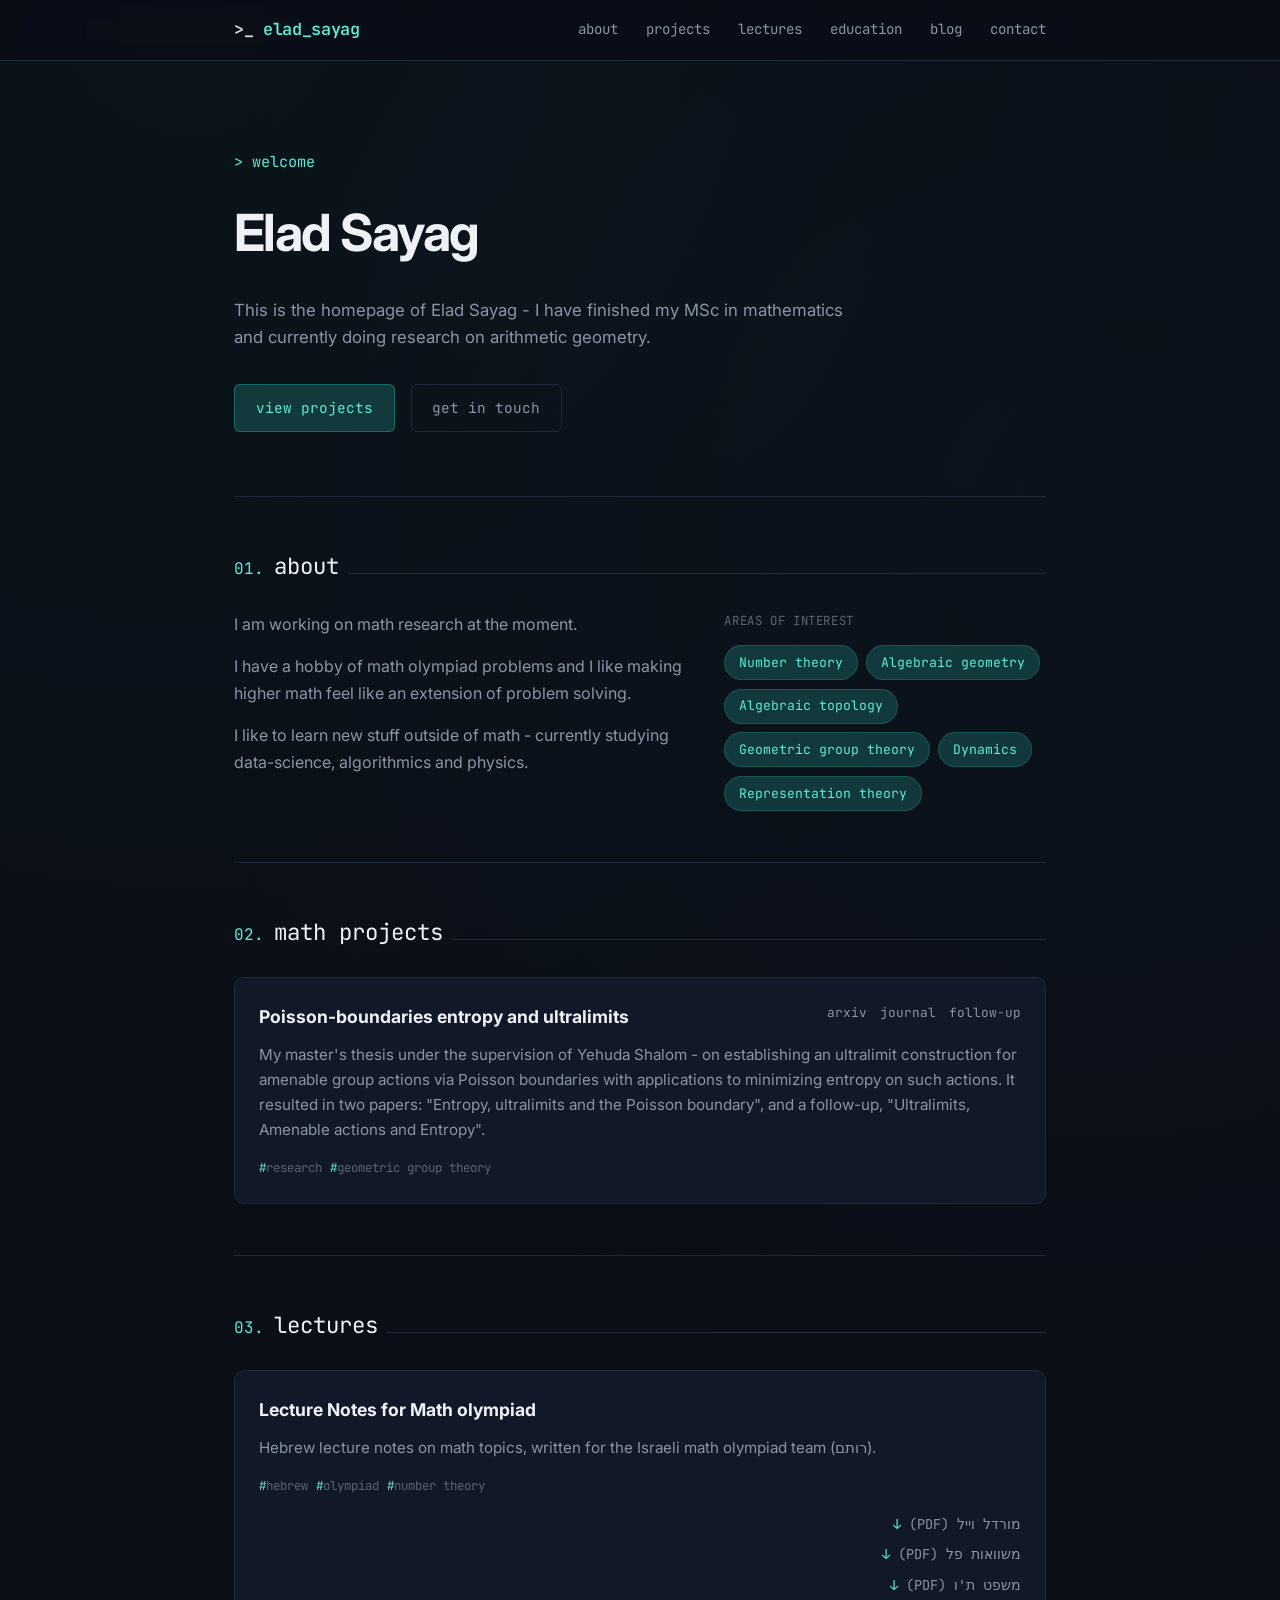
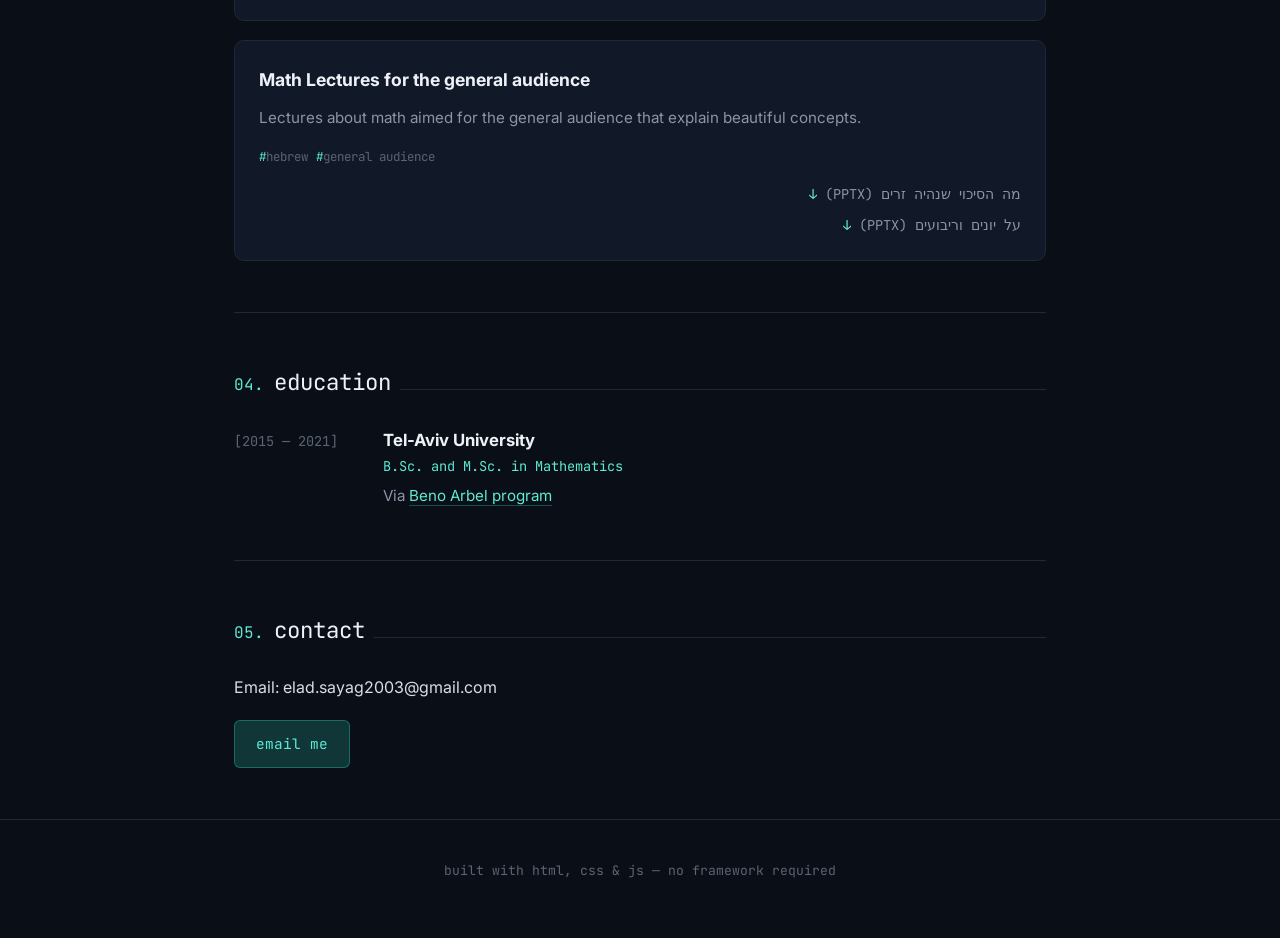
<file: index.html>
<!DOCTYPE html>
<html lang="en">
<head>
<meta charset="UTF-8">
<meta name="viewport" content="width=device-width, initial-scale=1.0">
<title>Elad Sayag</title>
<meta name="description" content="Personal site of Elad Sayag, MSc in Mathematics. Interests: number theory, algebraic geometry, algebraic topology, geometric group theory, representation theory.">
<meta name="google-site-verification" content="7D68pKTvxS41xx3TN0v2_kuk_uTHNy1JN4ceA2dV-_0" />
<link rel="icon" href="data:image/svg+xml,<svg xmlns=%22http://www.w3.org/2000/svg%22 viewBox=%220 0 100 100%22><rect width=%22100%22 height=%22100%22 rx=%2220%22 fill=%22%230a0e17%22/><text x=%2250%22 y=%2266%22 font-size=%2255%22 text-anchor=%22middle%22 fill=%22%235eead4%22 font-family=%22monospace%22>&gt;_</text></svg>">
<link rel="preconnect" href="https://fonts.googleapis.com">
<link rel="preconnect" href="https://fonts.gstatic.com" crossorigin>
<link href="https://fonts.googleapis.com/css2?family=Inter:wght@400;500;600;700&family=JetBrains+Mono:wght@400;500;600&display=swap" rel="stylesheet">
<link rel="stylesheet" href="css/style.css">
</head>
<body>

<header class="site">
  <nav>
    <a href="index.html" class="logo">&gt;_ <span class="accent">elad_sayag</span></a>
    <div class="links">
      <a href="#about">about</a>
      <a href="#projects">projects</a>
      <a href="#lectures">lectures</a>
      <a href="#education">education</a>
      <a href="blog.html">blog</a>
      <a href="#contact">contact</a>
    </div>
  </nav>
</header>

<main class="wrap">

  <section class="hero" id="top">
    <div class="kicker">welcome</div>
    <h1>Elad Sayag</h1>
    <p class="lead">
      This is the homepage of Elad Sayag - I have finished my MSc in mathematics and currently doing research on
      arithmetic geometry.
    </p>
    <!--
      EDIT: the "read the blog" link used to live here as a third button.
      Per your call, it's been dropped from this row so the hero stays
      focused on two actions — it's still reachable any time via the
      "blog" link in the nav bar above.
    -->
    <div class="cta-row">
      <a class="btn primary" href="#projects">view projects</a>
      <a class="btn ghost" href="#contact">get in touch</a>
    </div>
  </section>

  <!--
    EDIT ME — About section.
    Replace the three <p> paragraphs below with your own bio: 2-3 short
    paragraphs covering who you are, what draws you to these fields, and
    what you're currently working on (thesis topic, courses, reading).
    The .skills list on the right is a tag cloud — swap in whatever's
    actually true for you: languages/tools (LaTeX, Python, SageMath...)
    and/or subject areas you're strong in. Add or remove <span class="skill-tag">
    entries freely, there's no fixed number.
  -->
  <section id="about">
    <div class="section-title"><span class="num">01.</span> about <span class="line"></span></div>
    <div class="about-grid">
      <div>
        <p>
          I am working on math research at the moment.
        </p>
        <p>
          I have a hobby of math olympiad problems and I like making 
          higher math feel like an extension of problem solving.
        </p>
        <p>
          I like to learn new stuff outside of math - currently studying data-science, algorithmics and physics.
        </p>
      </div>
      <div class="skills">
        <div class="skills-label">areas of interest</div>
        <span class="skill-tag">Number theory</span>
        <span class="skill-tag">Algebraic geometry</span>
        <span class="skill-tag">Algebraic topology</span>
        <span class="skill-tag">Geometric group theory</span>
        <span class="skill-tag">Dynamics</span>
        <span class="skill-tag">Representation theory</span>
      </div>
    </div>
  </section>

  <!--
    EDIT ME — Projects section.
    Each <article class="card"> is one item — could be a research project,
    an expository writeup, code, a reading group, whatever you want to
    showcase. Duplicate/delete <article> blocks freely (not locked to 3).
    The "code"/"live" links can point anywhere (GitHub, a PDF, arXiv, a
    live demo) or be deleted if there's nothing to link. tag-row entries
    are free text — use them for topics or tools, e.g. <span>topology</span>.
  -->
  <section id="projects">
    <div class="section-title"><span class="num">02.</span> math projects <span class="line"></span></div>
    <div class="project-grid">

      <article class="card">
        <div class="card-head">
          <h3>Poisson-boundaries entropy and ultralimits</h3>
          <div class="links">
            <a href="https://arxiv.org/abs/2202.06607" target="_blank" rel="noopener">arxiv</a>
            <a href="https://doi.org/10.4171/GGD/887" target="_blank" rel="noopener">journal</a>
            <a href="https://arxiv.org/abs/2204.11112" target="_blank" rel="noopener">follow-up</a>
          </div>
        </div>
        <p class="desc">
          My master's thesis under the supervision of Yehuda Shalom - on establishing an ultralimit construction for amenable group actions via Poisson boundaries with
          applications to minimizing entropy on such actions. It resulted in two papers:
          "Entropy, ultralimits and the Poisson boundary", and a follow-up,
          "Ultralimits, Amenable actions and Entropy".
        </p>
        <div class="tag-row">
          <span>research</span><span>geometric group theory</span>
        </div>
      </article>

    </div>
  </section>

  <section id="lectures">
    <div class="section-title"><span class="num">03.</span> lectures <span class="line"></span></div>
    <div class="project-grid">

      <article class="card">
        <div class="card-head">
          <h3>Lecture Notes for Math olympiad</h3>
        </div>
        <p class="desc">
          Hebrew lecture notes on math topics,
          written for the Israeli math olympiad team (רותם).
        </p>
        <div class="tag-row">
          <span>hebrew</span><span>olympiad</span><span>number theory</span>
        </div>
        <div class="downloads">
          <a href="assets/lectures/mordell-weil.pdf" download>מורדל וייל (PDF)</a>
          <a href="assets/lectures/pell-equations.pdf" download>משוואות פל (PDF)</a>
          <a href="assets/lectures/thue-theorem.pdf" download>משפט ת'ו (PDF)</a>
        </div>
      </article>

      <article class="card">
        <div class="card-head">
          <h3>Math Lectures for the general audience</h3>
        </div>
        <p class="desc">
          Lectures about math aimed for the general audience that explain beautiful concepts.
        </p>
        <div class="tag-row">
          <span>hebrew</span><span>general audience</span>
        </div>
        <div class="downloads">
          <a href="assets/lectures/general-audience/probability-coprime.pptx" download>מה הסיכוי שנהיה זרים (PPTX)</a>
          <a href="assets/lectures/general-audience/pigeons-and-squares.pptx" download>על יונים וריבועים (PPTX)</a>
        </div>
      </article>

    </div>
  </section>

  <!--
    EDIT ME — Experience / education section.
    Each .timeline-item is one entry (job, degree, TA position, whatever).
    Duplicate/delete freely, and reorder so the most recent is first.
  -->
  <section id="education">
    <div class="section-title"><span class="num">04.</span> education <span class="line"></span></div>
    <div class="timeline">

      <div class="timeline-item">
        <div class="when">[2015 — 2021]</div>
        <div>
          <h3>Tel-Aviv University</h3>
          <div class="role">B.Sc. and M.Sc. in Mathematics</div>
          <p>Via <a href="https://en-exact-sciences.tau.ac.il/math/beno-arbel-young-students-program" target="_blank" rel="noopener">Beno Arbel program</a></p>
        </div>
      </div>

    </div>
  </section>

  <section id="contact">
    <div class="section-title"><span class="num">05.</span> contact <span class="line"></span></div>
    <p>
    Email: elad.sayag2003@gmail.com
    </p>
    <!--
      EDIT: github/linkedin links below are still placeholders — point
      them at your real profiles, or delete the <a> tags you don't want.
      A phone number was deliberately left off: public HTML gets scraped
      by bots, and a phone number there mostly just invites spam calls.
      If you want one listed, put it on a downloadable CV/resume PDF
      instead and link that here.
    -->
    <div class="contact-links">
      <a class="btn primary" href="mailto:elad.sayag2003@gmail.com">email me</a>
    </div>
  </section>

</main>

<footer class="site">
  built with html, css &amp; js — no framework required
</footer>

</body>
</html>
</file>
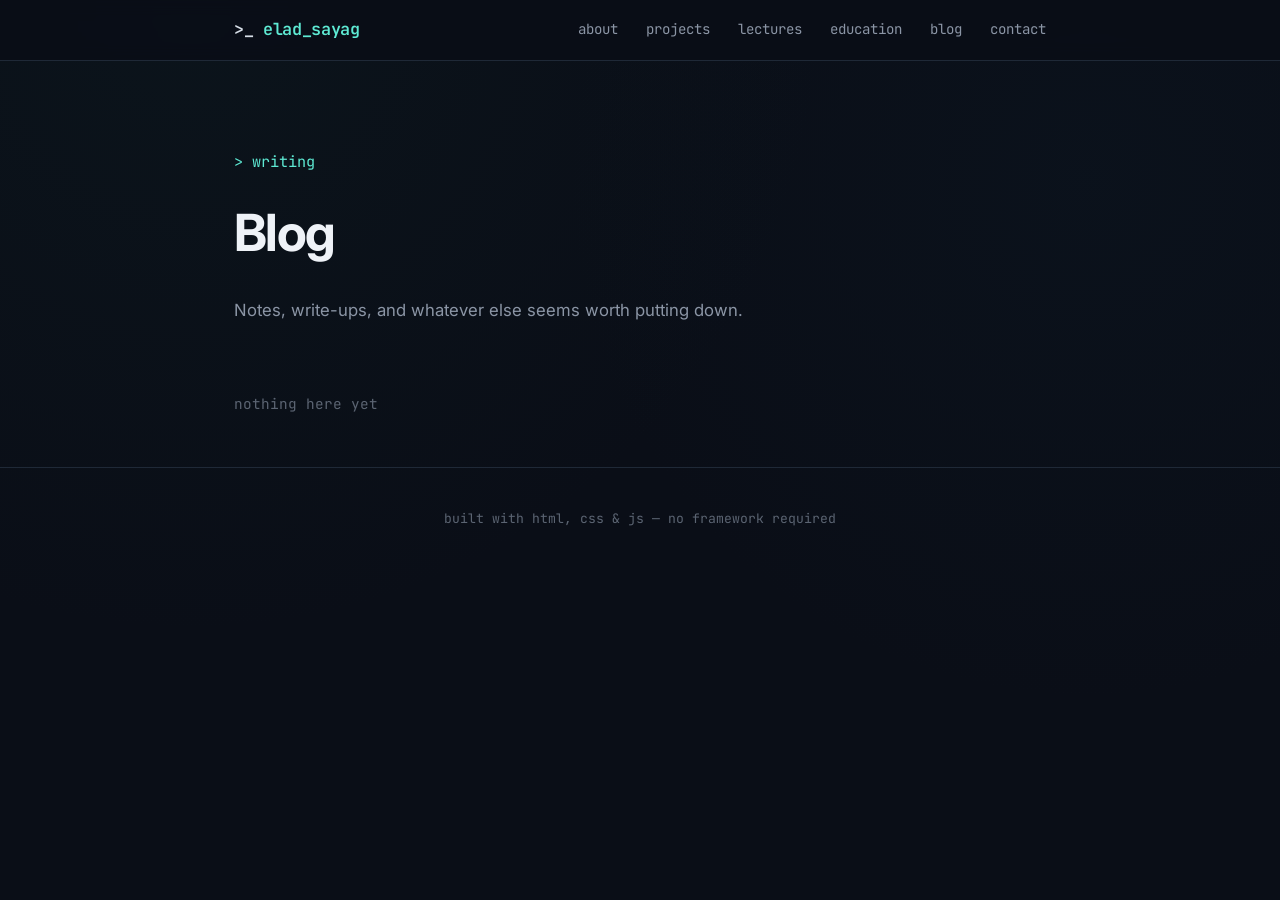
<file: blog.html>
<!DOCTYPE html>
<html lang="en">
<head>
<meta charset="UTF-8">
<meta name="viewport" content="width=device-width, initial-scale=1.0">
<title>Blog — Elad Sayag</title>
<meta name="description" content="Blog posts by Elad Sayag.">
<link rel="icon" href="data:image/svg+xml,<svg xmlns=%22http://www.w3.org/2000/svg%22 viewBox=%220 0 100 100%22><rect width=%22100%22 height=%22100%22 rx=%2220%22 fill=%22%230a0e17%22/><text x=%2250%22 y=%2266%22 font-size=%2255%22 text-anchor=%22middle%22 fill=%22%235eead4%22 font-family=%22monospace%22>&gt;_</text></svg>">
<link rel="preconnect" href="https://fonts.googleapis.com">
<link rel="preconnect" href="https://fonts.gstatic.com" crossorigin>
<link href="https://fonts.googleapis.com/css2?family=Inter:wght@400;500;600;700&family=JetBrains+Mono:wght@400;500;600&display=swap" rel="stylesheet">
<link rel="stylesheet" href="css/style.css">
</head>
<body>

<header class="site">
  <nav>
    <a href="index.html" class="logo">&gt;_ <span class="accent">elad_sayag</span></a>
    <div class="links">
      <a href="index.html#about">about</a>
      <a href="index.html#projects">projects</a>
      <a href="index.html#lectures">lectures</a>
      <a href="index.html#education">education</a>
      <a href="blog.html">blog</a>
      <a href="index.html#contact">contact</a>
    </div>
  </nav>
</header>

<main class="wrap">
  <section class="hero" style="padding-bottom: 1rem;">
    <div class="kicker">writing</div>
    <h1>Blog</h1>
    <p class="lead">Notes, write-ups, and whatever else seems worth putting down.</p>
  </section>

  <section style="border-top: none;">
    <div id="post-list" class="post-list">
      <p class="post-status">loading posts…</p>
    </div>
  </section>
</main>

<footer class="site">
  built with html, css &amp; js — no framework required
</footer>

<script src="js/blog.js"></script>
<script>renderPostList();</script>
</body>
</html>
</file>
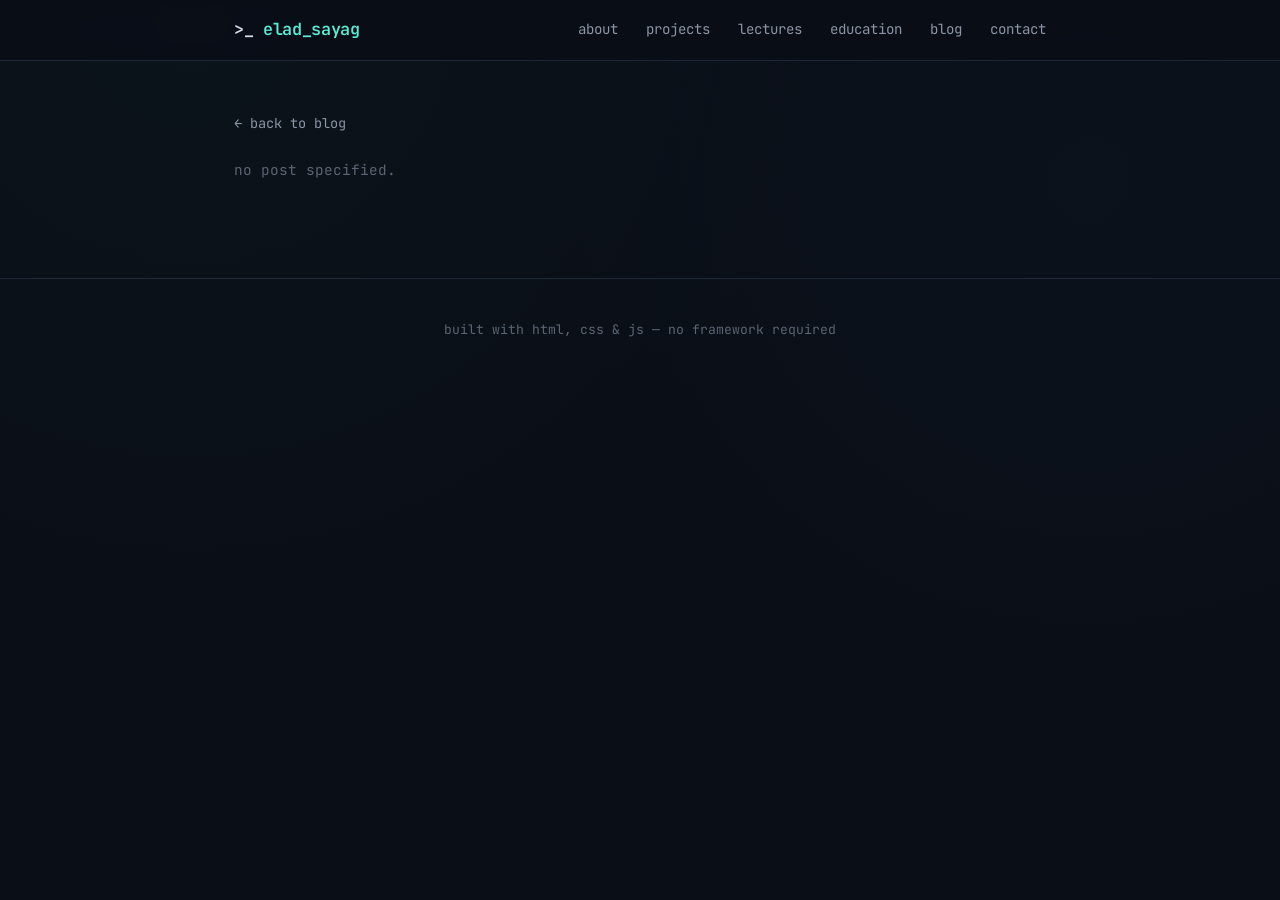
<file: post.html>
<!DOCTYPE html>
<html lang="en">
<head>
<meta charset="UTF-8">
<meta name="viewport" content="width=device-width, initial-scale=1.0">
<title>Post — Elad Sayag</title>
<link rel="icon" href="data:image/svg+xml,<svg xmlns=%22http://www.w3.org/2000/svg%22 viewBox=%220 0 100 100%22><rect width=%22100%22 height=%22100%22 rx=%2220%22 fill=%22%230a0e17%22/><text x=%2250%22 y=%2266%22 font-size=%2255%22 text-anchor=%22middle%22 fill=%22%235eead4%22 font-family=%22monospace%22>&gt;_</text></svg>">
<link rel="preconnect" href="https://fonts.googleapis.com">
<link rel="preconnect" href="https://fonts.gstatic.com" crossorigin>
<link href="https://fonts.googleapis.com/css2?family=Inter:wght@400;500;600;700&family=JetBrains+Mono:wght@400;500;600&display=swap" rel="stylesheet">
<link rel="stylesheet" href="css/style.css">
</head>
<body>

<header class="site">
  <nav>
    <a href="index.html" class="logo">&gt;_ <span class="accent">elad_sayag</span></a>
    <div class="links">
      <a href="index.html#about">about</a>
      <a href="index.html#projects">projects</a>
      <a href="index.html#lectures">lectures</a>
      <a href="index.html#education">education</a>
      <a href="blog.html">blog</a>
      <a href="index.html#contact">contact</a>
    </div>
  </nav>
</header>

<main class="wrap" style="padding-top: 3rem; padding-bottom: 4rem;">
  <div id="post-header" class="post-header">
    <a class="back" href="blog.html">&larr; back to blog</a>
    <p class="post-status">loading…</p>
  </div>
  <article id="post-body" class="post-body"></article>
</main>

<footer class="site">
  built with html, css &amp; js — no framework required
</footer>

<script src="js/markdown.js"></script>
<script src="js/blog.js"></script>
<script>renderPost();</script>
</body>
</html>
</file>
<file: css/style.css>
:root {
  --bg: #0a0e17;
  --bg-alt: #0f1420;
  --bg-card: #111827;
  --fg: #d7dee8;
  --fg-dim: #8b95a5;
  --fg-dimmer: #5b6472;
  --accent: #5eead4;
  --accent-dim: #2dd4bf33;
  --border: #1f2937;
  --mono: 'JetBrains Mono', 'Fira Code', ui-monospace, SFMono-Regular, Consolas, monospace;
  --sans: 'Inter', -apple-system, BlinkMacSystemFont, 'Segoe UI', sans-serif;
  --maxw: 860px;
}

* { box-sizing: border-box; margin: 0; padding: 0; }

html { scroll-behavior: smooth; }

body {
  background: var(--bg);
  background-image:
    radial-gradient(circle at 15% 0%, #123a3622 0%, transparent 45%),
    radial-gradient(circle at 85% 20%, #0f2a3a22 0%, transparent 40%);
  color: var(--fg);
  font-family: var(--sans);
  line-height: 1.65;
  min-height: 100vh;
  -webkit-font-smoothing: antialiased;
}

a { color: inherit; text-decoration: none; }

::selection { background: var(--accent-dim); color: var(--accent); }

/* ---------- layout shells ---------- */

.wrap {
  max-width: var(--maxw);
  margin: 0 auto;
  padding: 0 1.5rem;
}

header.site {
  position: sticky;
  top: 0;
  z-index: 20;
  background: rgba(10, 14, 23, 0.85);
  backdrop-filter: blur(8px);
  border-bottom: 1px solid var(--border);
}

header.site nav {
  max-width: var(--maxw);
  margin: 0 auto;
  padding: 1rem 1.5rem;
  display: flex;
  align-items: center;
  justify-content: space-between;
}

.logo {
  font-family: var(--mono);
  font-weight: 600;
  color: var(--fg);
  font-size: 1.05rem;
  letter-spacing: -0.02em;
}
.logo .accent { color: var(--accent); }

nav .links {
  display: flex;
  gap: 1.75rem;
  font-family: var(--mono);
  font-size: 0.88rem;
}

nav .links a {
  color: var(--fg-dim);
  transition: color 0.15s ease;
  position: relative;
}
nav .links a:hover { color: var(--accent); }

.nav-toggle { display: none; }

/* ---------- hero ---------- */

.hero {
  padding: 5.5rem 0 4rem;
}

.hero .kicker {
  font-family: var(--mono);
  color: var(--accent);
  font-size: 0.95rem;
  margin-bottom: 1rem;
}
.hero .kicker::before { content: "> "; }

.hero h1 {
  font-size: clamp(2.1rem, 5vw, 3.2rem);
  font-weight: 700;
  letter-spacing: -0.03em;
  color: #eef2f7;
}

.hero h2 {
  font-size: clamp(1.3rem, 3vw, 1.8rem);
  font-weight: 600;
  color: var(--fg-dim);
  margin-top: 0.4rem;
}

.hero p.lead {
  margin-top: 1.4rem;
  max-width: 56ch;
  color: var(--fg-dim);
  font-size: 1.05rem;
}

.hero .cta-row {
  margin-top: 2rem;
  display: flex;
  gap: 1rem;
  flex-wrap: wrap;
}

.btn {
  font-family: var(--mono);
  font-size: 0.9rem;
  padding: 0.7rem 1.3rem;
  border-radius: 6px;
  border: 1px solid var(--border);
  display: inline-flex;
  align-items: center;
  gap: 0.5rem;
  transition: all 0.15s ease;
}
.btn.primary {
  background: var(--accent-dim);
  border-color: #2dd4bf55;
  color: var(--accent);
}
.btn.primary:hover { background: #2dd4bf22; border-color: var(--accent); }
.btn.ghost { color: var(--fg-dim); }
.btn.ghost:hover { color: var(--fg); border-color: var(--fg-dimmer); }

/* ---------- sections ---------- */

section { padding: 3.2rem 0; border-top: 1px solid var(--border); }
section:first-of-type { border-top: none; }

.section-title {
  font-family: var(--mono);
  font-size: 1.4rem;
  color: #eef2f7;
  margin-bottom: 1.6rem;
  display: flex;
  align-items: baseline;
  gap: 0.6rem;
}
.section-title .num {
  color: var(--accent);
  font-size: 1rem;
}
.section-title .line {
  flex: 1;
  height: 1px;
  background: var(--border);
}

.about-grid {
  display: grid;
  grid-template-columns: 1.4fr 1fr;
  gap: 2.5rem;
}

.about-grid p { color: var(--fg-dim); margin-bottom: 1rem; }

.skills {
  display: flex;
  flex-wrap: wrap;
  gap: 0.55rem;
  align-content: flex-start;
}
.skills-label {
  flex: 1 0 100%;
  font-family: var(--mono);
  font-size: 0.78rem;
  letter-spacing: 0.05em;
  text-transform: uppercase;
  color: var(--fg-dimmer);
  margin-bottom: 0.3rem;
}
.skill-tag {
  font-family: var(--mono);
  font-size: 0.82rem;
  color: var(--accent);
  background: var(--accent-dim);
  border: 1px solid #2dd4bf33;
  border-radius: 999px;
  padding: 0.35rem 0.85rem;
}

/* ---------- project cards ---------- */

.project-grid {
  display: grid;
  gap: 1.2rem;
}

.card {
  background: var(--bg-card);
  border: 1px solid var(--border);
  border-radius: 10px;
  padding: 1.5rem;
  transition: border-color 0.15s ease, transform 0.15s ease;
}
.card:hover {
  border-color: #2dd4bf55;
  transform: translateY(-2px);
}

.card-head {
  display: flex;
  justify-content: space-between;
  align-items: flex-start;
  gap: 1rem;
}

.card h3 {
  font-size: 1.1rem;
  color: #eef2f7;
}

.card .links {
  display: flex;
  gap: 0.8rem;
  font-family: var(--mono);
  font-size: 0.8rem;
  color: var(--fg-dim);
  white-space: nowrap;
}
.card .links a:hover { color: var(--accent); }

.card p.desc {
  color: var(--fg-dim);
  margin: 0.7rem 0 1rem;
  font-size: 0.95rem;
}

.tag-row {
  display: flex;
  flex-wrap: wrap;
  gap: 0.5rem;
  font-family: var(--mono);
  font-size: 0.78rem;
  color: var(--fg-dimmer);
}
.tag-row span::before { content: "#"; color: var(--accent); }

.card .downloads {
  display: flex;
  flex-direction: column;
  gap: 0.5rem;
  margin-top: 1rem;
}
.card .downloads a {
  font-family: var(--mono);
  font-size: 0.85rem;
  color: var(--fg-dim);
  direction: rtl;
  text-align: right;
}
.card .downloads a:hover { color: var(--accent); }
.card .downloads a::after { content: " ↓"; color: var(--accent); }

/* ---------- experience timeline ---------- */

.timeline {
  display: flex;
  flex-direction: column;
  gap: 1.8rem;
}
.timeline-item {
  display: grid;
  grid-template-columns: 130px 1fr;
  gap: 1.2rem;
}
.timeline-item .when {
  font-family: var(--mono);
  color: var(--fg-dimmer);
  font-size: 0.85rem;
  padding-top: 0.2rem;
}
.timeline-item h3 {
  font-size: 1.05rem;
  color: #eef2f7;
}
.timeline-item .role {
  color: var(--accent);
  font-family: var(--mono);
  font-size: 0.85rem;
  margin-bottom: 0.4rem;
}
.timeline-item p { color: var(--fg-dim); font-size: 0.95rem; }
.timeline-item p a { color: var(--accent); border-bottom: 1px solid #2dd4bf55; }
.timeline-item p a:hover { border-bottom-color: var(--accent); }

/* ---------- blog ---------- */

.post-list { display: flex; flex-direction: column; gap: 0.2rem; }

.post-row {
  display: block;
  padding: 1.1rem 0;
  border-bottom: 1px solid var(--border);
}
.post-row:last-child { border-bottom: none; }

.post-row .meta {
  font-family: var(--mono);
  font-size: 0.8rem;
  color: var(--fg-dimmer);
  margin-bottom: 0.3rem;
}
.post-row h3 {
  color: #eef2f7;
  font-size: 1.1rem;
  transition: color 0.15s ease;
}
.post-row:hover h3 { color: var(--accent); }
.post-row p.excerpt {
  color: var(--fg-dim);
  font-size: 0.92rem;
  margin-top: 0.3rem;
}

.post-status {
  font-family: var(--mono);
  color: var(--fg-dimmer);
  font-size: 0.9rem;
}

/* single post view */

.post-header { margin-bottom: 2rem; }
.post-header .back {
  font-family: var(--mono);
  font-size: 0.85rem;
  color: var(--fg-dim);
  display: inline-block;
  margin-bottom: 1.5rem;
}
.post-header .back:hover { color: var(--accent); }
.post-header h1 {
  font-size: clamp(1.7rem, 4vw, 2.3rem);
  color: #eef2f7;
  letter-spacing: -0.02em;
}
.post-header .meta {
  font-family: var(--mono);
  color: var(--fg-dimmer);
  font-size: 0.85rem;
  margin-top: 0.6rem;
}

.post-body h1, .post-body h2, .post-body h3 {
  color: #eef2f7;
  margin: 1.8rem 0 0.8rem;
  letter-spacing: -0.01em;
}
.post-body h2 { font-size: 1.4rem; }
.post-body h3 { font-size: 1.15rem; }
.post-body p { color: var(--fg); margin-bottom: 1rem; }
.post-body a { color: var(--accent); border-bottom: 1px solid #2dd4bf55; }
.post-body ul, .post-body ol { color: var(--fg); margin: 0 0 1rem 1.4rem; }
.post-body li { margin-bottom: 0.4rem; }
.post-body blockquote {
  border-left: 3px solid var(--accent);
  padding-left: 1rem;
  color: var(--fg-dim);
  margin: 1rem 0;
  font-style: italic;
}
.post-body code {
  font-family: var(--mono);
  background: var(--bg-card);
  border: 1px solid var(--border);
  border-radius: 4px;
  padding: 0.1rem 0.4rem;
  font-size: 0.88em;
  color: var(--accent);
}
.post-body pre {
  background: var(--bg-card);
  border: 1px solid var(--border);
  border-radius: 8px;
  padding: 1rem 1.2rem;
  overflow-x: auto;
  margin: 1rem 0;
}
.post-body pre code {
  background: none;
  border: none;
  padding: 0;
  color: var(--fg);
}
.post-body hr {
  border: none;
  border-top: 1px solid var(--border);
  margin: 2rem 0;
}
.post-body img { max-width: 100%; border-radius: 8px; }

/* ---------- contact ---------- */

.contact-links {
  display: flex;
  flex-wrap: wrap;
  gap: 1rem;
  margin-top: 1.2rem;
}

/* ---------- footer ---------- */

footer.site {
  border-top: 1px solid var(--border);
  padding: 2.5rem 0 3.5rem;
  text-align: center;
  color: var(--fg-dimmer);
  font-family: var(--mono);
  font-size: 0.82rem;
}

/* ---------- responsive ---------- */

@media (max-width: 640px) {
  .about-grid { grid-template-columns: 1fr; }
  .timeline-item { grid-template-columns: 1fr; gap: 0.3rem; }
  nav .links { gap: 1.1rem; font-size: 0.8rem; }
}
</file>
